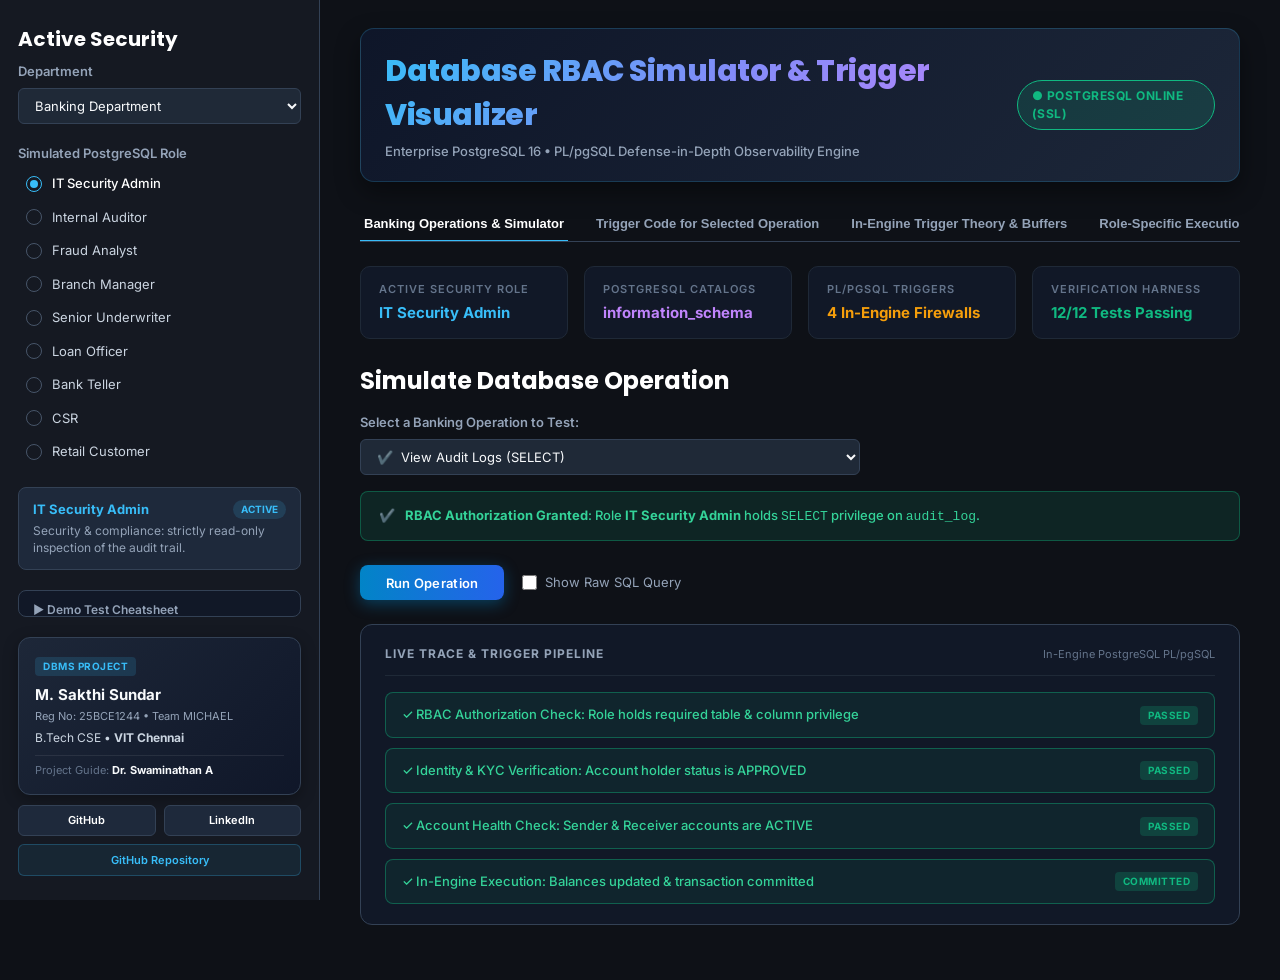
<file: frontend/index.html>
<!DOCTYPE html>
<html lang="en">
<head>
    <meta charset="UTF-8">
    <meta name="viewport" content="width=device-width, initial-scale=1.0">
    <title>Database RBAC Simulator & Trigger Visualizer</title>
    <link rel="stylesheet" href="./styles.css">
</head>
<body>
    <div class="app-wrapper">
        <!-- ===================================================================
             SIDEBAR NAVIGATION
             =================================================================== -->
        <aside class="sidebar">
            <div>
                <h2 class="sidebar-heading">Active Security</h2>
                <label class="sidebar-label" for="deptSelect">Department</label>
                <select id="deptSelect" class="form-select">
                    <option value="banking" selected>Banking Department</option>
                </select>
            </div>

            <div>
                <label class="sidebar-label">Simulated PostgreSQL Role</label>
                <div class="radio-group">
                    <label class="radio-option active">
                        <input type="radio" name="role_radio" value="it_security_admin" checked>
                        <span>IT Security Admin</span>
                    </label>
                    <label class="radio-option">
                        <input type="radio" name="role_radio" value="internal_auditor">
                        <span>Internal Auditor</span>
                    </label>
                    <label class="radio-option">
                        <input type="radio" name="role_radio" value="fraud_analyst">
                        <span>Fraud Analyst</span>
                    </label>
                    <label class="radio-option">
                        <input type="radio" name="role_radio" value="branch_manager">
                        <span>Branch Manager</span>
                    </label>
                    <label class="radio-option">
                        <input type="radio" name="role_radio" value="senior_underwriter">
                        <span>Senior Underwriter</span>
                    </label>
                    <label class="radio-option">
                        <input type="radio" name="role_radio" value="loan_officer">
                        <span>Loan Officer</span>
                    </label>
                    <label class="radio-option">
                        <input type="radio" name="role_radio" value="bank_teller">
                        <span>Bank Teller</span>
                    </label>
                    <label class="radio-option">
                        <input type="radio" name="role_radio" value="csr">
                        <span>CSR</span>
                    </label>
                    <label class="radio-option">
                        <input type="radio" name="role_radio" value="retail_customer">
                        <span>Retail Customer</span>
                    </label>
                </div>
            </div>

            <!-- Active Role Card -->
            <div class="sidebar-role-card">
                <div class="sidebar-role-header">
                    <div id="sidebarRoleTitle" class="sidebar-role-title">IT Security Admin</div>
                    <span class="sidebar-role-badge">ACTIVE</span>
                </div>
                <div id="sidebarRoleDesc" class="sidebar-role-desc">
                    Security & compliance: strictly read-only inspection of the audit trail.
                </div>
            </div>

            <!-- Demo Cheatsheet -->
            <div class="collapsible-container">
                <div class="collapsible-header">
                    <span><span class="collapsible-icon">▶</span> Demo Test Cheatsheet</span>
                </div>
                <div class="collapsible-content">
                    <p style="margin-bottom: 6px;"><b>Role Scenarios to Test:</b></p>
                    <ul style="padding-left: 18px; line-height: 1.6;">
                        <li><b>Bank Teller</b>: Allowed to create accounts and deposit cash.</li>
                        <li><b>Branch Manager</b>: Allowed to freeze accounts and approve loans.</li>
                        <li><b>Retail Customer</b>: Allowed to initiate peer daily transactions.</li>
                        <li><b>IT Security Admin</b>: Strictly read-only for audit logs.</li>
                    </ul>
                </div>
            </div>

            <!-- Bio & Profile -->
            <div>
                <div class="bio-container">
                    <div class="bio-badge">DBMS PROJECT</div>
                    <div class="bio-title">M. Sakthi Sundar</div>
                    <div class="bio-sub">Reg No: 25BCE1244 &bull; Team MICHAEL</div>
                    <div class="bio-lead">B.Tech CSE &bull; <b>VIT Chennai</b></div>
                    <div class="bio-guide">Project Guide: <b style="color: #f8fafc;">Dr. Swaminathan A</b></div>
                </div>
                <div class="social-btn-container">
                    <a href="https://github.com/Sakthi-Sundar-M" target="_blank" class="social-btn">GitHub</a>
                    <a href="https://www.linkedin.com/in/sakthi-sundar-m-34345a267" target="_blank" class="social-btn">LinkedIn</a>
                </div>
                <a href="https://github.com/Sakthi-Sundar-M/DBMS-RBAC-Trigger-Simulator" target="_blank" class="social-btn-repo">GitHub Repository</a>
            </div>
        </aside>

        <!-- ===================================================================
             MAIN DASHBOARD
             =================================================================== -->
        <main class="main-content">
            <!-- Brand Banner Header -->
            <header class="brand-container">
                <div>
                    <h1 class="brand-title">Database RBAC Simulator &amp; Trigger Visualizer</h1>
                    <p class="brand-subtitle">Enterprise PostgreSQL 16 &bull; PL/pgSQL Defense-in-Depth Observability Engine</p>
                </div>
                <div>
                    <span class="brand-status-badge online">
                        ● POSTGRESQL ONLINE (SSL)
                    </span>
                </div>
            </header>

            <!-- Navigation Tabs -->
            <nav class="tab-nav">
                <button class="tab-btn active" data-tab="tab-simulator">Banking Operations &amp; Simulator</button>
                <button class="tab-btn" data-tab="tab-trigger-code">Trigger Code for Selected Operation</button>
                <button class="tab-btn" data-tab="tab-theory">In-Engine Trigger Theory &amp; Buffers</button>
                <button class="tab-btn" data-tab="tab-flowchart">Role-Specific Execution Flowchart</button>
                <button class="tab-btn" data-tab="tab-exam-lab">Exam Lab &amp; AI Evaluator</button>
            </nav>

            <!-- ===============================================================
                 TAB 1: BANKING OPERATIONS & SIMULATOR
                 =============================================================== -->
            <div id="tab-simulator" class="tab-pane active">
                <!-- KPI Ribbon -->
                <div class="kpi-grid">
                    <div class="kpi-card">
                        <div class="kpi-title">Active Security Role</div>
                        <div id="kpiRoleValue" class="kpi-value" style="color: #38bdf8;">IT Security Admin</div>
                    </div>
                    <div class="kpi-card">
                        <div class="kpi-title">PostgreSQL Catalogs</div>
                        <div class="kpi-value" style="color: #c084fc;">information_schema</div>
                    </div>
                    <div class="kpi-card">
                        <div class="kpi-title">PL/pgSQL Triggers</div>
                        <div class="kpi-value" style="color: #f59e0b;">4 In-Engine Firewalls</div>
                    </div>
                    <div class="kpi-card">
                        <div class="kpi-title">Verification Harness</div>
                        <div class="kpi-value" style="color: #10b981;">12/12 Tests Passing</div>
                    </div>
                </div>

                <!-- Simulation Header -->
                <h2 class="section-title">Simulate Database Operation</h2>
                <div class="operation-selector-group">
                    <label class="sidebar-label" for="operationSelect">Select a Banking Operation to Test:</label>
                    <select id="operationSelect" class="form-select" style="max-width: 500px;">
                        <option value="create_transaction" selected>❌ Create New Transaction (INSERT)</option>
                        <option value="create_account">❌ Create New Account (INSERT)</option>
                        <option value="update_balance">❌ Update Account Balance (UPDATE)</option>
                        <option value="log_fraud">❌ Log Fraud Alert (INSERT)</option>
                        <option value="freeze_account">❌ Update Account Status (Freeze/Unfreeze)</option>
                        <option value="approve_loan">❌ Update Loan Status (UPDATE)</option>
                        <option value="view_audit">✔️ View Audit Logs (SELECT)</option>
                    </select>
                </div>

                <!-- Access Denied / Granted Banner -->
                <div id="simulationAlert" class="alert-box alert-danger">
                    <span>❌</span>
                    <span id="alertMessage"><b>Access Denied</b>: Active role <b>IT Security Admin</b> does not hold <code>INSERT</code> privilege on <code>daily_transactions</code>.</span>
                </div>

                <!-- Action Toolbar: Run Operation Button & Show Raw SQL Query Checkbox -->
                <div class="action-toolbar">
                    <button id="runOpBtn" class="btn-primary">Run Operation</button>
                    <label class="checkbox-label" for="showSqlCheckbox">
                        <input type="checkbox" id="showSqlCheckbox">
                        <span>Show Raw SQL Query</span>
                    </label>
                </div>

                <!-- Raw SQL Query Preview -->
                <div id="sqlPreviewCard" class="sql-preview-card">
                    <div style="font-size: 11px; font-weight: 600; color: #64748B; text-transform: uppercase; margin-bottom: 6px;">Target SQL Query</div>
                    <code id="sqlPreviewText" style="font-family: 'JetBrains Mono', monospace; font-size: 12px; color: #38BDF8;">SELECT log_id, changed_at, changed_by AS actor_role, table_name, record_id, account_id, action, old_value, new_value FROM audit_log ORDER BY changed_at DESC LIMIT 50;</code>
                </div>

                <!-- Live Trace Stepper Container -->
                <div class="pipeline-container">
                    <div class="pipeline-header">
                        <div class="pipeline-title">Live Trace &amp; Trigger Pipeline</div>
                        <div class="pipeline-subtitle">In-Engine PostgreSQL PL/pgSQL</div>
                    </div>
                    <div id="stepperList" class="stepper-list">
                        <div class="step-card failed">
                            <div>✕ RBAC Authorization Denied: Role lacks INSERT privilege</div>
                            <span class="step-badge failed">FAILED</span>
                        </div>
                        <div class="step-card blocked">
                            <div>— Account status check skipped</div>
                            <span class="step-badge blocked">BLOCKED</span>
                        </div>
                        <div class="step-card blocked">
                            <div>— Fraud check skipped</div>
                            <span class="step-badge blocked">BLOCKED</span>
                        </div>
                        <div class="step-card blocked">
                            <div>— Transfer execution skipped</div>
                            <span class="step-badge blocked">BLOCKED</span>
                        </div>
                    </div>
                </div>
            </div>

            <!-- ===============================================================
                 TAB 2: TRIGGER CODE VIEWER
                 =============================================================== -->
            <div id="tab-trigger-code" class="tab-pane">
                <h2 class="section-title">In-Engine Trigger Code Repository</h2>
                <p style="color: #94A3B8; margin-bottom: 16px;">Inspect procedural PL/pgSQL triggers running inside the PostgreSQL server runtime.</p>
                
                <div style="display: flex; gap: 8px; margin-bottom: 14px;">
                    <button class="social-btn code-tab-btn active" data-code="code-tx">process_transaction.sql</button>
                    <button class="social-btn code-tab-btn" data-code="code-loan">check_loan_eligibility.sql</button>
                    <button class="social-btn code-tab-btn" data-code="code-wf">enforce_loan_workflow.sql</button>
                    <button class="social-btn code-tab-btn" data-code="code-audit">log_audit_event.sql</button>
                </div>

                <div class="code-viewer-container">
                    <div id="code-tx" class="trigger-code-block">
                        <div class="code-header"><span class="code-title">sql/triggers/process_transaction.sql</span></div>
                        <pre><code>-- Trigger 1: process_transaction (BEFORE INSERT on daily_transactions)
CREATE OR REPLACE FUNCTION process_transaction()
RETURNS TRIGGER SECURITY DEFINER AS $$
DECLARE
    sender_kyc VARCHAR(20);
    receiver_kyc VARCHAR(20);
    sender_status VARCHAR(20);
    receiver_status VARCHAR(20);
    sender_balance NUMERIC(15, 2);
    alert_account INT;
    alert_reason TEXT;
BEGIN
    -- 1. Identity & KYC Verification Check
    SELECT kyc_status INTO sender_kyc FROM customer_profiles cp
    JOIN customer_accounts ca ON ca.profile_id = cp.profile_id WHERE ca.account_id = NEW.sender_id;
    SELECT kyc_status INTO receiver_kyc FROM customer_profiles cp
    JOIN customer_accounts ca ON ca.profile_id = cp.profile_id WHERE ca.account_id = NEW.receiver_id;

    IF sender_kyc IS NULL OR sender_kyc <> 'APPROVED' THEN
        RAISE EXCEPTION 'KYC_CHECK_FAILED: Sender KYC verification not approved (status: %).', COALESCE(sender_kyc, 'NOT_FOUND');
    END IF;

    -- 2. Operational Health Check (Frozen / Closed)
    SELECT account_status, balance INTO sender_status, sender_balance FROM customer_accounts WHERE account_id = NEW.sender_id;
    IF sender_status IN ('FROZEN', 'CLOSED') THEN
        RAISE EXCEPTION 'ACCOUNT_FROZEN_BLOCKED: Sender account % is currently %.', NEW.sender_id, sender_status;
    END IF;

    -- 3. Risk Intelligence & Fraud Alerts Check
    SELECT account_id, risk_reason INTO alert_account, alert_reason FROM fraud_alerts
    WHERE account_id IN (NEW.sender_id, NEW.receiver_id) AND alert_status IN ('OPEN', 'UNDER_INVESTIGATION') LIMIT 1;
    IF FOUND THEN
        RAISE EXCEPTION 'FRAUD_CHECK_FAILED: Active fraud alert on file for account % (Reason: %).', alert_account, alert_reason;
    END IF;

    -- 4. Balance Sufficiency & In-Engine Atomic Mutation
    IF sender_balance < NEW.amount THEN
        RAISE EXCEPTION 'INSUFFICIENT_FUNDS: Sender balance ($%) insufficient for transfer amount ($%).', sender_balance, NEW.amount;
    END IF;

    UPDATE customer_accounts SET balance = balance - NEW.amount WHERE account_id = NEW.sender_id;
    UPDATE customer_accounts SET balance = balance + NEW.amount WHERE account_id = NEW.receiver_id;

    RETURN NEW;
END;
$$ LANGUAGE plpgsql;</code></pre>
                    </div>

                    <div id="code-loan" class="trigger-code-block" style="display: none;">
                        <div class="code-header"><span class="code-title">sql/triggers/check_loan_eligibility.sql</span></div>
                        <pre><code>-- Trigger 2: check_loan_eligibility (BEFORE INSERT on loan_applications)
CREATE OR REPLACE FUNCTION check_loan_eligibility()
RETURNS TRIGGER SECURITY DEFINER AS $$
DECLARE
    customer_kyc VARCHAR(20);
    existing_loan_id INT;
BEGIN
    SELECT kyc_status INTO customer_kyc FROM customer_profiles WHERE profile_id = NEW.profile_id;
    IF customer_kyc IS NULL OR customer_kyc <> 'APPROVED' THEN
        RAISE EXCEPTION 'LOAN_KYC_FAILED: Loan applicant KYC not approved.';
    END IF;

    SELECT loan_id INTO existing_loan_id FROM loan_applications
    WHERE profile_id = NEW.profile_id AND approval_status IN ('SUBMITTED', 'UNDERWRITE') LIMIT 1;
    IF FOUND THEN
        RAISE EXCEPTION 'LOAN_STACKING_BLOCKED: Customer already has active loan under review (Loan ID: %).', existing_loan_id;
    END IF;

    NEW.approval_status := COALESCE(NEW.approval_status, 'SUBMITTED');
    RETURN NEW;
END;
$$ LANGUAGE plpgsql;</code></pre>
                    </div>

                    <div id="code-wf" class="trigger-code-block" style="display: none;">
                        <div class="code-header"><span class="code-title">sql/triggers/enforce_loan_workflow.sql</span></div>
                        <pre><code>-- Trigger 3: enforce_loan_workflow (BEFORE UPDATE on loan_applications)
CREATE OR REPLACE FUNCTION enforce_loan_workflow()
RETURNS TRIGGER SECURITY DEFINER AS $$
BEGIN
    IF OLD.approval_status = NEW.approval_status THEN
        RETURN NEW;
    END IF;

    IF OLD.approval_status = 'SUBMITTED' AND NEW.approval_status = 'APPROVED' THEN
        RAISE EXCEPTION 'WORKFLOW_STAGE_SKIPPED: Must move to UNDERWRITE before final approval.';
    END IF;

    IF OLD.approval_status = 'UNDERWRITE' AND NEW.approval_status = 'SUBMITTED' THEN
        RAISE EXCEPTION 'WORKFLOW_BACKWARD_TRANSITION: Backward transitions prohibited.';
    END IF;

    RETURN NEW;
END;
$$ LANGUAGE plpgsql;</code></pre>
                    </div>

                    <div id="code-audit" class="trigger-code-block" style="display: none;">
                        <div class="code-header"><span class="code-title">sql/triggers/log_audit_event.sql</span></div>
                        <pre><code>-- Trigger 4: log_audit_event (AFTER UPDATE on customer_accounts & loan_applications)
CREATE OR REPLACE FUNCTION log_audit_event()
RETURNS TRIGGER SECURITY DEFINER AS $$
DECLARE
    resolved_acc_id INT;
BEGIN
    IF TG_TABLE_NAME = 'customer_accounts' THEN
        resolved_acc_id := NEW.account_id;
        INSERT INTO audit_log (table_name, record_id, account_id, action, old_value, new_value, changed_by)
        VALUES ('customer_accounts', NEW.account_id, resolved_acc_id, 'UPDATE',
                format('balance=%s, status=%s', OLD.balance, OLD.account_status),
                format('balance=%s, status=%s', NEW.balance, NEW.account_status),
                COALESCE(NULLIF(current_setting('role', true), 'none'), CURRENT_USER));
    END IF;
    RETURN NEW;
END;
$$ LANGUAGE plpgsql;</code></pre>
                    </div>
                </div>
            </div>

            <!-- ===============================================================
                 TAB 3: THEORY & BUFFERS
                 =============================================================== -->
            <div id="tab-theory" class="tab-pane">
                <h2 class="section-title">In-Engine Trigger Theory &amp; Architecture</h2>
                
                <div class="defense-depth-grid">
                    <div class="defense-depth-card">
                        <div class="defense-card-tag">Tier 1: Access Check</div>
                        <div class="defense-card-title">PostgreSQL RBAC Catalog</div>
                        <div class="defense-card-desc">
                            Checks role privileges in <code>information_schema</code>. Unauthorized queries are halted immediately with 403 <code>InsufficientPrivilege</code> without touching disk rows.
                        </div>
                    </div>
                    <div class="defense-depth-card">
                        <div class="defense-card-tag">Tier 2: Business Firewalls</div>
                        <div class="defense-card-title">In-Engine PL/pgSQL Triggers</div>
                        <div class="defense-card-desc">
                            Intercepts writes in memory before commitment (<code>NEW</code> buffer). Checks KYC, account freeze status, fraud alerts, anti-stacking, and workflow stages.
                        </div>
                    </div>
                    <div class="defense-depth-card">
                        <div class="defense-card-tag">Tier 3: Guarantee</div>
                        <div class="defense-card-title">ACID Atomicity &amp; Audit</div>
                        <div class="defense-card-desc">
                            Rule violation calls <code>RAISE EXCEPTION</code> triggering an automatic <code>ROLLBACK</code>. Success commits to disk and cascades to tamper-proof <code>audit_log</code>.
                        </div>
                    </div>
                </div>
            </div>

            <!-- ===============================================================
                 TAB 4: EXECUTION FLOWCHART
                 =============================================================== -->
            <div id="tab-flowchart" class="tab-pane">
                <h2 class="section-title">Role-Specific Execution Flowchart</h2>
                <div class="pipeline-container" style="text-align: center; padding: 40px;">
                    <svg width="680" height="180" viewBox="0 0 680 180" style="max-width: 100%;">
                        <defs>
                            <linearGradient id="grad1" x1="0%" y1="0%" x2="100%" y2="100%">
                                <stop offset="0%" style="stop-color:#0284c7;stop-opacity:1" />
                                <stop offset="100%" style="stop-color:#2563eb;stop-opacity:1" />
                            </linearGradient>
                        </defs>
                        <!-- Node 1: Request -->
                        <rect x="20" y="65" width="130" height="50" rx="8" fill="#1E293B" stroke="#38BDF8" stroke-width="1.5"/>
                        <text x="85" y="95" fill="#FFFFFF" font-size="12" font-weight="600" text-anchor="middle">Client SQL Query</text>
                        <line x1="150" y1="90" x2="190" y2="90" stroke="#38BDF8" stroke-width="2" marker-end="url(#arrow)"/>
                        
                        <!-- Node 2: RBAC -->
                        <rect x="190" y="65" width="130" height="50" rx="8" fill="#1E293B" stroke="#EF4444" stroke-width="1.5"/>
                        <text x="255" y="95" fill="#EF4444" font-size="12" font-weight="600" text-anchor="middle">RBAC Privilege Check</text>
                        <line x1="320" y1="90" x2="360" y2="90" stroke="#64748B" stroke-width="2"/>

                        <!-- Node 3: BEFORE Trigger -->
                        <rect x="360" y="65" width="130" height="50" rx="8" fill="#111827" stroke="#F59E0B" stroke-width="1.5"/>
                        <text x="425" y="95" fill="#F59E0B" font-size="12" font-weight="600" text-anchor="middle">BEFORE Trigger Buffer</text>
                        <line x1="490" y1="90" x2="530" y2="90" stroke="#64748B" stroke-width="2"/>

                        <!-- Node 4: Table Commit -->
                        <rect x="530" y="65" width="130" height="50" rx="8" fill="#111827" stroke="#10B981" stroke-width="1.5"/>
                        <text x="595" y="95" fill="#10B981" font-size="12" font-weight="600" text-anchor="middle">Commit to Storage</text>
                    </svg>
                </div>
            </div>

            <!-- ===============================================================
                 TAB 5: EXAM LAB & AI EVALUATOR
                 =============================================================== -->
            <div id="tab-exam-lab" class="tab-pane">
                <h2 class="section-title">Exam Practice Lab &amp; AI Evaluator</h2>
                <div class="pipeline-container">
                    <p style="color: #CBD5E1; margin-bottom: 12px;"><b>Problem 1</b>: Prevent overdraft by intercepting account withdrawals when balance is insufficient.</p>
                    <textarea class="form-select" style="height: 120px; font-family: 'JetBrains Mono', monospace;" readonly>CREATE OR REPLACE FUNCTION check_overdraft()
RETURNS TRIGGER AS $$
BEGIN
    IF NEW.amount > (SELECT balance FROM customer_accounts WHERE account_id = NEW.sender_id) THEN
        RAISE EXCEPTION 'INSUFFICIENT_FUNDS';
    END IF;
    RETURN NEW;
END;
$$ LANGUAGE plpgsql;</textarea>
                </div>
            </div>
        </main>
    </div>

    <!-- Interactive script -->
    <script src="./app.js"></script>
</body>
</html>
</file>
<file: frontend/styles.css>
/* =============================================================================
   DBMS RBAC & TRIGGER SIMULATOR - STANDALONE FRONTEND DESIGN SYSTEM
   Exact 1:1 replica of the dark enterprise UI seen on Streamlit
   ============================================================================= */

@import url('https://fonts.googleapis.com/css2?family=Inter:wght@300;400;500;600;700;800&family=Poppins:wght@500;600;700;800&family=JetBrains+Mono:wght@400;500;600&display=swap');

:root {
    --bg-page: #0E1117;
    --bg-sidebar: #151922;
    --bg-card: #1E293B;
    --bg-card-dark: #111827;
    --border-color: #334155;
    --border-subtle: #1F2937;
    --text-main: #F8FAFC;
    --text-muted: #94A3B8;
    --text-dim: #64748B;
    --cyan: #38BDF8;
    --blue: #2563EB;
    --purple: #C084FC;
    --emerald: #10B981;
    --amber: #F59E0B;
    --red: #EF4444;
}

* {
    box-sizing: border-box;
    margin: 0;
    padding: 0;
}

body {
    background-color: var(--bg-page);
    color: var(--text-main);
    font-family: 'Inter', -apple-system, BlinkMacSystemFont, sans-serif;
    font-size: 14px;
    line-height: 1.5;
    display: flex;
    min-height: 100vh;
}

/* =============================================================================
   LAYOUT STRUCTURE (Sidebar + Main View)
   ============================================================================= */

.app-wrapper {
    display: flex;
    width: 100%;
    min-height: 100vh;
}

.sidebar {
    width: 320px;
    min-width: 320px;
    background-color: var(--bg-sidebar);
    border-right: 1px solid var(--border-color);
    padding: 24px 18px;
    display: flex;
    flex-direction: column;
    gap: 20px;
    overflow-y: auto;
    height: 100vh;
    position: sticky;
    top: 0;
}

.main-content {
    flex: 1;
    padding: 28px 40px;
    overflow-y: auto;
    max-width: 1400px;
}

/* =============================================================================
   SIDEBAR CONTROLS
   ============================================================================= */

.sidebar-heading {
    font-size: 1.25rem;
    font-weight: 700;
    font-family: 'Poppins', sans-serif;
    color: #FFFFFF;
    margin-bottom: 8px;
}

.sidebar-label {
    font-size: 13px;
    color: var(--text-muted);
    font-weight: 600;
    margin-bottom: 6px;
    display: block;
}

.form-select {
    width: 100%;
    background-color: #1F2937;
    border: 1px solid var(--border-color);
    color: #F8FAFC;
    padding: 8px 12px;
    border-radius: 6px;
    font-size: 13px;
    font-family: 'Inter', sans-serif;
    outline: none;
    cursor: pointer;
    transition: border-color 0.2s;
}

.form-select:focus {
    border-color: var(--cyan);
}

.radio-group {
    display: flex;
    flex-direction: column;
    gap: 4px;
}

.radio-option {
    display: flex;
    align-items: center;
    gap: 10px;
    padding: 5px 8px;
    border-radius: 6px;
    cursor: pointer;
    font-size: 13px;
    color: #CBD5E1;
    transition: background 0.15s;
    user-select: none;
}

.radio-option:hover {
    background: rgba(56, 189, 248, 0.06);
}

/* Streamlit-exact custom circular radio buttons */
.radio-option input[type="radio"] {
    appearance: none;
    -webkit-appearance: none;
    width: 16px;
    height: 16px;
    border: 1.5px solid #475569;
    border-radius: 50%;
    outline: none;
    cursor: pointer;
    position: relative;
    background: transparent;
    transition: all 0.2s ease;
    margin: 0;
}

.radio-option input[type="radio"]:hover {
    border-color: #94A3B8;
}

.radio-option input[type="radio"]:checked {
    border-color: var(--cyan);
    background: transparent;
}

.radio-option input[type="radio"]:checked::after {
    content: '';
    position: absolute;
    top: 50%;
    left: 50%;
    transform: translate(-50%, -50%);
    width: 8px;
    height: 8px;
    background: var(--cyan);
    border-radius: 50%;
}

.radio-option.active span {
    color: #FFFFFF;
    font-weight: 500;
}

/* Action Controls (Run Operation + Show Raw SQL) */
.action-toolbar {
    display: flex;
    align-items: center;
    gap: 18px;
    margin-top: 14px;
    margin-bottom: 24px;
}

.btn-primary {
    background: linear-gradient(90deg, #0284C7 0%, #2563EB 100%);
    border: none;
    color: #FFFFFF;
    box-shadow: 0 4px 15px rgba(2, 132, 199, 0.4);
    transition: all 0.3s ease;
    border-radius: 8px;
    padding: 0.6rem 1.6rem;
    font-weight: 600;
    font-size: 13px;
    cursor: pointer;
    font-family: 'Inter', sans-serif;
    letter-spacing: 0.3px;
}

.btn-primary:hover {
    box-shadow: 0 6px 20px rgba(2, 132, 199, 0.6);
    transform: translateY(-1px);
}

.checkbox-label {
    display: flex;
    align-items: center;
    gap: 8px;
    font-size: 13px;
    color: #94A3B8;
    cursor: pointer;
    user-select: none;
}

.checkbox-label input[type="checkbox"] {
    accent-color: var(--cyan);
    width: 15px;
    height: 15px;
    cursor: pointer;
}

.sql-preview-card {
    background: #0B0F19;
    border: 1px solid var(--border-color);
    border-radius: 8px;
    padding: 12px 16px;
    margin-bottom: 20px;
    display: none;
}

.sql-preview-card.open {
    display: block;
}

/* Sidebar Role Card */
.sidebar-role-card {
    background: var(--bg-card);
    border: 1px solid var(--border-color);
    border-radius: 8px;
    padding: 12px 14px;
}

.sidebar-role-header {
    display: flex;
    justify-content: space-between;
    align-items: center;
    margin-bottom: 4px;
}

.sidebar-role-title {
    color: var(--cyan);
    font-weight: 700;
    font-size: 13px;
}

.sidebar-role-badge {
    background: rgba(56, 189, 248, 0.15);
    color: var(--cyan);
    padding: 2px 8px;
    border-radius: 9999px;
    font-size: 10px;
    font-weight: 700;
}

.sidebar-role-desc {
    color: var(--text-muted);
    font-size: 12px;
    line-height: 1.4;
}

/* Sidebar Collapsible */
.collapsible-container {
    border: 1px solid var(--border-color);
    border-radius: 8px;
    background: #111827;
    overflow: hidden;
}

.collapsible-header {
    padding: 10px 14px;
    font-size: 12px;
    font-weight: 600;
    color: var(--text-muted);
    cursor: pointer;
    display: flex;
    justify-content: space-between;
    align-items: center;
    user-select: none;
}

.collapsible-header:hover {
    color: var(--cyan);
}

.collapsible-content {
    padding: 12px 14px;
    font-size: 12px;
    color: #94A3B8;
    border-top: 1px solid var(--border-color);
    display: none;
}

.collapsible-content.open {
    display: block;
}

/* Sidebar Bio Profile Card */
.bio-container {
    background: linear-gradient(135deg, rgba(30, 41, 59, 0.9) 0%, rgba(15, 23, 42, 0.9) 100%);
    border: 1px solid var(--border-color);
    border-radius: 12px;
    padding: 16px;
    box-shadow: 0 4px 15px rgba(0, 0, 0, 0.3);
}

.bio-badge {
    display: inline-block;
    background: rgba(56, 189, 248, 0.15);
    color: var(--cyan);
    padding: 2px 8px;
    border-radius: 4px;
    font-size: 10px;
    font-weight: 700;
    margin-bottom: 8px;
    letter-spacing: 0.5px;
}

.bio-title {
    font-weight: 700;
    font-size: 15px;
    color: #F8FAFC;
    margin-bottom: 2px;
}

.bio-sub {
    font-size: 11px;
    color: var(--text-muted);
    margin-bottom: 4px;
}

.bio-lead {
    font-size: 12px;
    color: #CBD5E1;
    margin-bottom: 8px;
}

.bio-guide {
    font-size: 11px;
    color: var(--text-dim);
    border-top: 1px solid rgba(255, 255, 255, 0.08);
    padding-top: 6px;
}

.social-btn-container {
    display: flex;
    gap: 8px;
    margin-top: 10px;
}

.social-btn {
    flex: 1;
    display: flex;
    align-items: center;
    justify-content: center;
    background: #1E293B;
    border: 1px solid var(--border-color);
    color: #FFFFFF;
    text-decoration: none;
    font-size: 11px;
    font-weight: 600;
    padding: 6px 10px;
    border-radius: 6px;
    transition: background 0.2s, border-color 0.2s;
}

.social-btn:hover {
    background: #334155;
    border-color: var(--cyan);
}

.social-btn-repo {
    display: flex;
    align-items: center;
    justify-content: center;
    background: rgba(56, 189, 248, 0.08);
    border: 1px solid rgba(56, 189, 248, 0.25);
    color: var(--cyan);
    text-decoration: none;
    font-size: 11px;
    font-weight: 600;
    padding: 7px 12px;
    border-radius: 6px;
    margin-top: 8px;
    transition: background 0.2s;
}

.social-btn-repo:hover {
    background: rgba(56, 189, 248, 0.15);
}

/* =============================================================================
   MAIN BRAND HEADER
   ============================================================================= */

.brand-container {
    display: flex;
    justify-content: space-between;
    align-items: center;
    background: linear-gradient(135deg, rgba(15, 23, 42, 0.95) 0%, rgba(30, 41, 59, 0.95) 100%);
    border: 1px solid rgba(56, 189, 248, 0.2);
    border-radius: 14px;
    padding: 20px 24px;
    margin-bottom: 24px;
    box-shadow: 0 10px 25px rgba(0, 0, 0, 0.4);
}

.brand-title {
    background: linear-gradient(135deg, #38BDF8 0%, #818CF8 50%, #C084FC 100%);
    -webkit-background-clip: text;
    -webkit-text-fill-color: transparent;
    font-family: 'Poppins', sans-serif;
    font-weight: 800;
    font-size: 1.85rem;
    letter-spacing: -0.5px;
    margin-bottom: 4px;
}

.brand-subtitle {
    color: #94A3B8;
    font-size: 13px;
    font-weight: 500;
}

.brand-status-badge {
    padding: 6px 14px;
    border-radius: 9999px;
    font-size: 12px;
    font-weight: 700;
    letter-spacing: 0.5px;
    display: inline-flex;
    align-items: center;
    gap: 6px;
}

.brand-status-badge.online {
    background: rgba(16, 185, 129, 0.15);
    border: 1px solid #10B981;
    color: #10B981;
}

.brand-status-badge.offline {
    background: rgba(245, 158, 11, 0.15);
    border: 1px solid #F59E0B;
    color: #FBBF24;
}

/* =============================================================================
   TOP NAVIGATION TABS
   ============================================================================= */

.tab-nav {
    display: flex;
    gap: 24px;
    border-bottom: 1px solid var(--border-color);
    margin-bottom: 24px;
    overflow-x: auto;
}

.tab-btn {
    background: none;
    border: none;
    color: var(--text-muted);
    font-size: 13px;
    font-weight: 600;
    padding: 10px 4px;
    cursor: pointer;
    position: relative;
    transition: color 0.2s;
    white-space: nowrap;
}

.tab-btn:hover {
    color: #FFFFFF;
}

.tab-btn.active {
    color: #FFFFFF;
}

.tab-btn.active::after {
    content: '';
    position: absolute;
    bottom: -1px;
    left: 0;
    right: 0;
    height: 2px;
    background: var(--cyan);
}

.tab-pane {
    display: none;
}

.tab-pane.active {
    display: block;
}

/* =============================================================================
   KPI METRIC CARDS
   ============================================================================= */

.kpi-grid {
    display: grid;
    grid-template-columns: repeat(4, 1fr);
    gap: 16px;
    margin-bottom: 24px;
}

.kpi-card {
    background: var(--bg-card-dark);
    border: 1px solid var(--border-subtle);
    border-radius: 10px;
    padding: 14px 18px;
    transition: transform 0.2s, border-color 0.2s;
}

.kpi-card:hover {
    border-color: var(--cyan);
    transform: translateY(-2px);
}

.kpi-title {
    font-size: 11px;
    color: #64748B;
    font-weight: 600;
    text-transform: uppercase;
    letter-spacing: 1px;
}

.kpi-value {
    font-size: 15px;
    color: #F8FAFC;
    font-weight: 700;
    margin-top: 4px;
}

/* =============================================================================
   SIMULATE OPERATION SECTION
   ============================================================================= */

.section-title {
    font-size: 1.5rem;
    font-weight: 700;
    font-family: 'Poppins', sans-serif;
    color: #FFFFFF;
    margin-bottom: 14px;
}

.operation-selector-group {
    margin-bottom: 16px;
}

/* Red / Green Alert Box */
.alert-box {
    border-radius: 8px;
    padding: 14px 18px;
    font-size: 13px;
    font-weight: 500;
    margin-bottom: 24px;
    display: flex;
    align-items: center;
    gap: 10px;
}

.alert-danger {
    background: rgba(239, 68, 68, 0.12);
    border: 1px solid rgba(239, 68, 68, 0.35);
    color: #F87171;
}

.alert-success {
    background: rgba(16, 185, 129, 0.12);
    border: 1px solid rgba(16, 185, 129, 0.35);
    color: #34D399;
}

/* =============================================================================
   LIVE TRACE & TRIGGER PIPELINE (STEPPER)
   ============================================================================= */

.pipeline-container {
    background: #111827;
    border: 1px solid var(--border-color);
    border-radius: 12px;
    padding: 20px 24px;
    margin-bottom: 28px;
}

.pipeline-header {
    display: flex;
    justify-content: space-between;
    align-items: center;
    margin-bottom: 16px;
    padding-bottom: 12px;
    border-bottom: 1px solid var(--border-subtle);
}

.pipeline-title {
    font-size: 12px;
    font-weight: 700;
    color: #94A3B8;
    text-transform: uppercase;
    letter-spacing: 1px;
}

.pipeline-subtitle {
    font-size: 11px;
    color: #64748B;
}

.stepper-list {
    display: flex;
    flex-direction: column;
    gap: 10px;
}

.step-card {
    display: flex;
    justify-content: space-between;
    align-items: center;
    padding: 12px 16px;
    border-radius: 8px;
    font-size: 13px;
    font-weight: 500;
}

.step-card.failed {
    background: rgba(239, 68, 68, 0.08);
    border: 1px solid rgba(239, 68, 68, 0.4);
    color: #F87171;
}

.step-card.passed {
    background: rgba(16, 185, 129, 0.08);
    border: 1px solid rgba(16, 185, 129, 0.4);
    color: #34D399;
}

.step-card.blocked {
    background: rgba(30, 41, 59, 0.5);
    border: 1px solid #1E293B;
    color: #64748B;
}

.step-badge {
    font-size: 10px;
    font-weight: 700;
    padding: 2px 8px;
    border-radius: 4px;
    letter-spacing: 0.5px;
}

.step-badge.failed {
    background: rgba(239, 68, 68, 0.2);
    color: #EF4444;
}

.step-badge.passed {
    background: rgba(16, 185, 129, 0.2);
    color: #10B981;
}

.step-badge.blocked {
    background: rgba(100, 116, 139, 0.2);
    color: #64748B;
}

/* =============================================================================
   DEFENSE-IN-DEPTH 3-TIER GRID
   ============================================================================= */

.defense-depth-grid {
    display: grid;
    grid-template-columns: repeat(3, 1fr);
    gap: 16px;
    margin-bottom: 24px;
}

.defense-depth-card {
    background: #111827;
    border: 1px solid var(--border-color);
    border-radius: 10px;
    padding: 18px 20px;
}

.defense-card-tag {
    font-size: 11px;
    font-weight: 700;
    color: var(--cyan);
    text-transform: uppercase;
    letter-spacing: 0.5px;
    margin-bottom: 4px;
}

.defense-card-title {
    font-size: 15px;
    font-weight: 700;
    color: #F8FAFC;
    margin-bottom: 8px;
}

.defense-card-desc {
    font-size: 12px;
    color: #94A3B8;
    line-height: 1.5;
}

.defense-card-desc code {
    background: #1E293B;
    color: #38BDF8;
    padding: 2px 5px;
    border-radius: 4px;
    font-family: 'JetBrains Mono', monospace;
    font-size: 11px;
}

/* =============================================================================
   CODE VIEWER (Tabs 2 & 5)
   ============================================================================= */

.code-viewer-container {
    background: #0B0F19;
    border: 1px solid var(--border-color);
    border-radius: 10px;
    overflow: hidden;
}

.code-header {
    background: #111827;
    padding: 10px 16px;
    border-bottom: 1px solid var(--border-color);
    display: flex;
    justify-content: space-between;
    align-items: center;
}

.code-title {
    font-size: 12px;
    font-weight: 600;
    color: #94A3B8;
    font-family: 'JetBrains Mono', monospace;
}

pre {
    padding: 16px;
    overflow-x: auto;
    font-family: 'JetBrains Mono', monospace;
    font-size: 12px;
    line-height: 1.6;
    color: #E2E8F0;
}

/* =============================================================================
   RESPONSIVE
   ============================================================================= */

@media (max-width: 1024px) {
    .app-wrapper {
        flex-direction: column;
    }
    .sidebar {
        width: 100%;
        height: auto;
        position: relative;
    }
    .kpi-grid, .defense-depth-grid {
        grid-template-columns: repeat(2, 1fr);
    }
}
</file>
